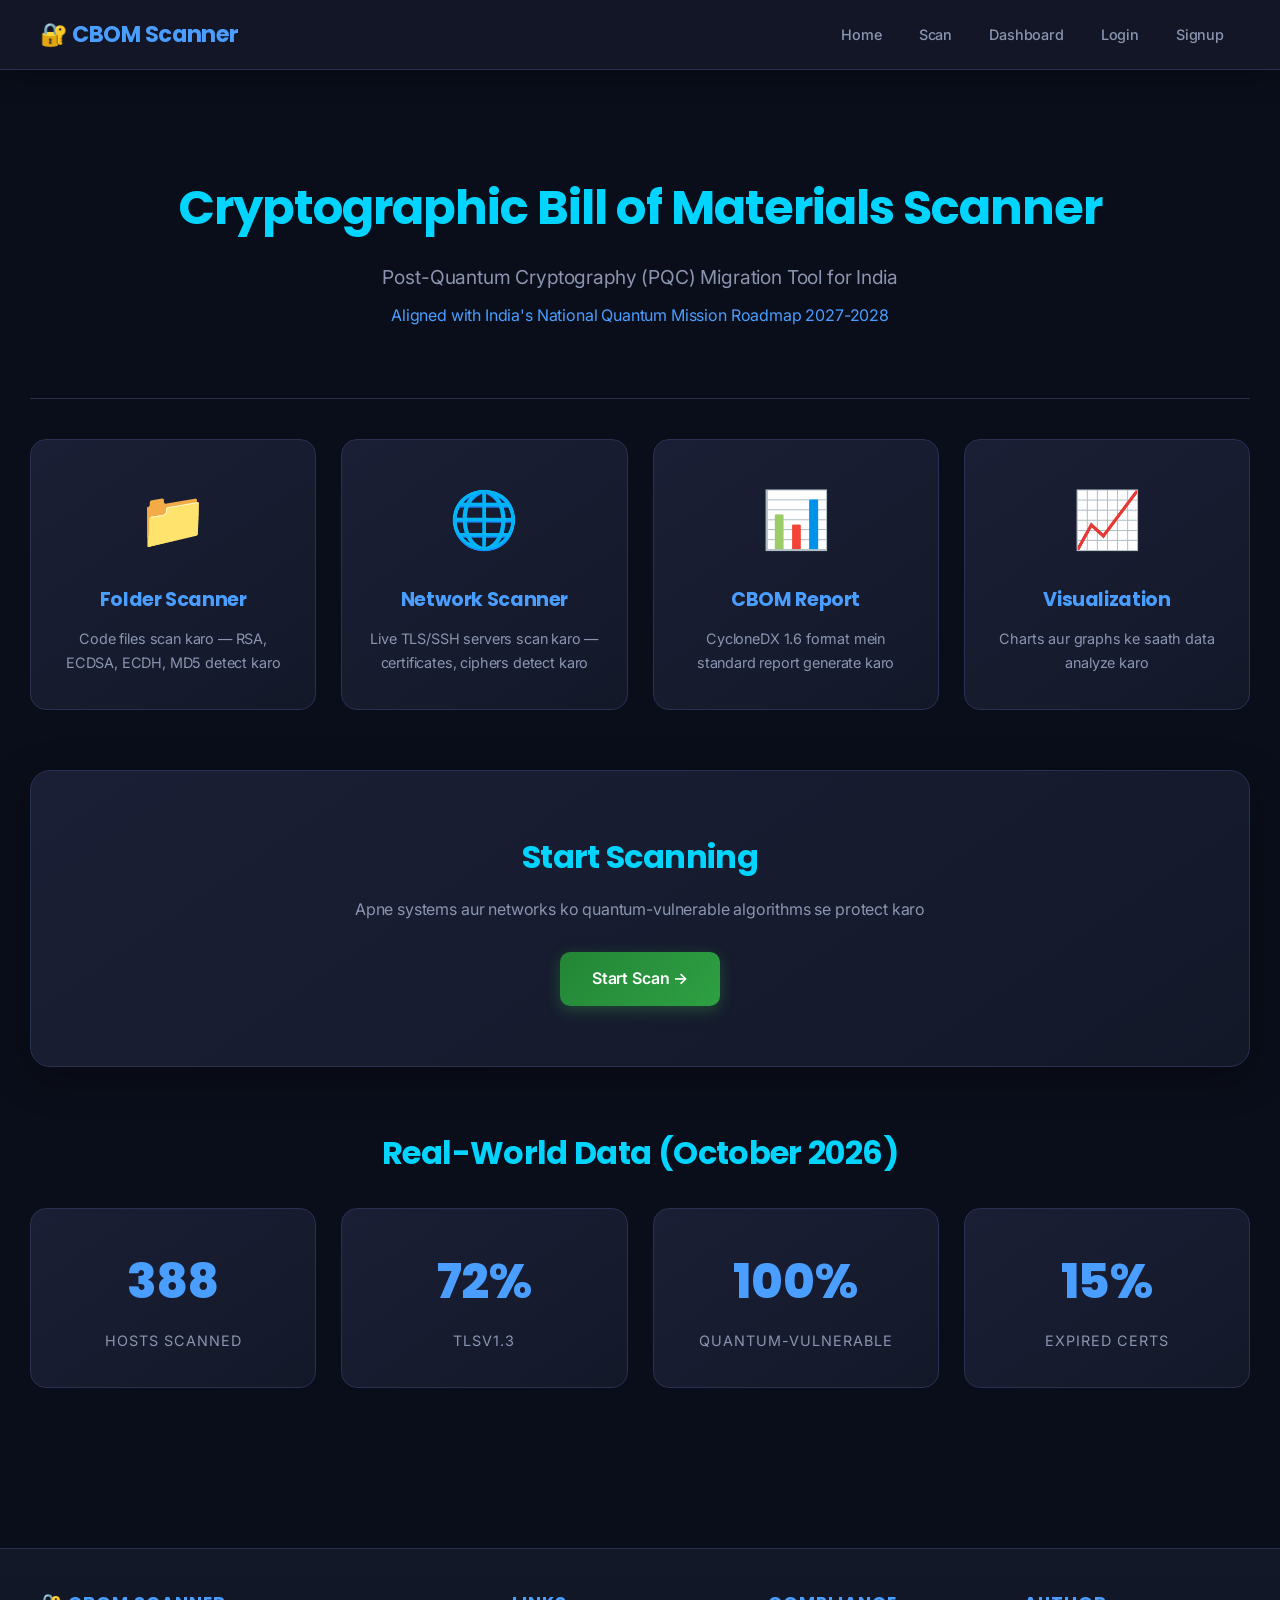
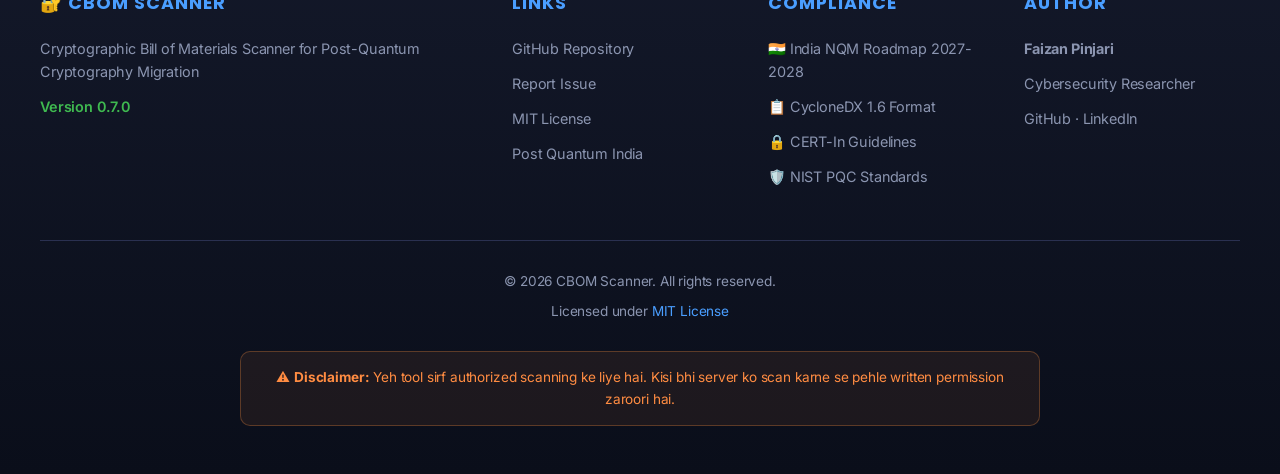
<file: web/templates/index.html>
<!DOCTYPE html>
<html lang="en">
<head>
    <meta charset="UTF-8">
    <meta name="viewport" content="width=device-width, initial-scale=1.0">
    <title>CBOM Scanner - Home</title>
    <link rel="preconnect" href="https://fonts.googleapis.com">
    <link rel="preconnect" href="https://fonts.gstatic.com" crossorigin>
    <link href="https://fonts.googleapis.com/css2?family=Inter:wght@300;400;500;600;700;800&family=Poppins:wght@500;600;700;800&display=swap" rel="stylesheet">
    <style>
        * { margin: 0; padding: 0; box-sizing: border-box; }

        body {
            font-family: 'Inter', -apple-system, BlinkMacSystemFont, 'Segoe UI', Roboto, sans-serif;
            -webkit-font-smoothing: antialiased;
            -moz-osx-font-smoothing: grayscale;
            background: #0a0e1a;
            color: #e6edf3;
            line-height: 1.6;
            min-height: 100vh;
            letter-spacing: -0.01em;
        }

        h1, h2, h3, h4, h5, h6 {
            font-family: 'Poppins', 'Inter', sans-serif;
            font-weight: 700;
            letter-spacing: -0.02em;
        }

        .navbar {
            background: rgba(19, 24, 41, 0.95);
            border-bottom: 1px solid #2a3050;
            padding: 15px 40px;
            display: flex;
            justify-content: space-between;
            align-items: center;
            position: sticky;
            top: 0;
            z-index: 100;
            box-shadow: 0 4px 30px rgba(0, 0, 0, 0.3);
        }
        .nav-brand h1 { color: #4a9eff; font-size: 1.4em; }
        .nav-links { display: flex; align-items: center; gap: 5px; }
        .nav-links a {
            color: #8b95b0;
            text-decoration: none;
            padding: 8px 16px;
            border-radius: 8px;
            transition: all 0.3s;
            font-size: 0.9em;
            font-weight: 500;
        }
        .nav-links a:hover { background: rgba(74, 158, 255, 0.1); color: #4a9eff; }

        .container { max-width: 1300px; margin: 0 auto; padding: 40px 30px; }

        .hero {
            text-align: center;
            padding: 60px 0;
            border-bottom: 1px solid #2a3050;
            margin-bottom: 40px;
        }
        .hero h1 { font-size: 3em; color: #00d4ff; margin-bottom: 15px; }
        .hero p { font-size: 1.2em; color: #8b95b0; margin-bottom: 10px; }
        .subtitle { font-size: 1em !important; color: #4a9eff !important; }

        .features-grid {
            display: grid;
            grid-template-columns: repeat(auto-fit, minmax(250px, 1fr));
            gap: 25px;
            margin-bottom: 60px;
        }
        .feature-card {
            background: linear-gradient(145deg, #1a1f35, #131829);
            border: 1px solid #2a3050;
            border-radius: 16px;
            padding: 35px 25px;
            text-align: center;
            transition: all 0.4s;
        }
        .feature-card:hover {
            transform: translateY(-10px);
            border-color: #4a9eff;
            box-shadow: 0 20px 40px rgba(0, 0, 0, 0.4), 0 0 30px rgba(74, 158, 255, 0.2);
        }
        .feature-icon { font-size: 3.5em; margin-bottom: 20px; display: inline-block; }
        .feature-card h3 { color: #4a9eff; margin-bottom: 12px; font-size: 1.2em; }
        .feature-card p { color: #8b95b0; font-size: 0.9em; }

        .cta-section {
            text-align: center;
            padding: 60px 40px;
            background: linear-gradient(145deg, #1a1f35, #131829);
            border: 1px solid #2a3050;
            border-radius: 20px;
            margin-bottom: 60px;
            box-shadow: 0 10px 40px rgba(0, 0, 0, 0.3);
        }
        .cta-section h2 { color: #00d4ff; margin-bottom: 15px; font-size: 2em; }
        .cta-section p { color: #8b95b0; margin-bottom: 30px; }

        .btn {
            display: inline-block;
            padding: 14px 32px;
            border-radius: 10px;
            text-decoration: none;
            font-weight: 600;
            cursor: pointer;
            transition: all 0.3s;
            border: none;
            font-size: 1em;
            font-family: 'Inter', sans-serif;
        }
        .btn-primary {
            background: linear-gradient(135deg, #238636, #2ea043);
            color: white;
            box-shadow: 0 4px 15px rgba(63, 185, 80, 0.3);
        }
        .btn-primary:hover { transform: translateY(-3px); box-shadow: 0 8px 25px rgba(63, 185, 80, 0.5); }

        .stats-section { text-align: center; margin-bottom: 60px; }
        .stats-section h2 { color: #00d4ff; margin-bottom: 30px; font-size: 2em; }
        .stats-grid {
            display: grid;
            grid-template-columns: repeat(auto-fit, minmax(200px, 1fr));
            gap: 25px;
        }
        .stat-card {
            background: linear-gradient(145deg, #1a1f35, #131829);
            border: 1px solid #2a3050;
            border-radius: 16px;
            padding: 35px 25px;
            transition: all 0.4s;
        }
        .stat-card:hover {
            transform: translateY(-5px);
            border-color: #4a9eff;
            box-shadow: 0 15px 35px rgba(0, 0, 0, 0.4);
        }
        .stat-value { font-size: 3em; font-weight: 800; color: #4a9eff; font-family: 'Poppins', sans-serif; }
        .stat-label { color: #8b95b0; font-size: 0.9em; margin-top: 8px; text-transform: uppercase; letter-spacing: 1px; }

        .footer {
            background: linear-gradient(180deg, #131829, #0a0e1a);
            border-top: 1px solid #2a3050;
            padding: 40px 30px;
            margin-top: 60px;
            text-align: center;
        }
        .footer-content {
            display: grid;
            grid-template-columns: 2fr 1fr 1fr 1fr;
            gap: 40px;
            max-width: 1200px;
            margin: 0 auto 40px;
            text-align: left;
        }
        .footer-section h3 {
            color: #4a9eff;
            margin-bottom: 20px;
            font-size: 1.1em;
            text-transform: uppercase;
            letter-spacing: 1px;
        }
        .footer-section p { color: #8b95b0; font-size: 0.9em; margin-bottom: 12px; }
        .footer-links { list-style: none; padding: 0; }
        .footer-links li { color: #8b95b0; font-size: 0.9em; margin-bottom: 12px; }
        .footer-links a { color: #8b95b0; text-decoration: none; transition: all 0.3s; }
        .footer-links a:hover { color: #4a9eff; }
        .footer-bottom { text-align: center; padding-top: 30px; border-top: 1px solid #2a3050; max-width: 1200px; margin: 0 auto; }
        .footer-bottom p { color: #8b95b0; font-size: 0.85em; margin-bottom: 8px; }
        .footer-bottom a { color: #4a9eff; text-decoration: none; }
        .footer-version { color: #3fb950 !important; font-weight: 600; }
        .footer-disclaimer {
            margin-top: 20px !important;
            padding: 15px 25px;
            background: rgba(240, 136, 62, 0.08);
            border: 1px solid rgba(240, 136, 62, 0.3);
            border-radius: 10px;
            color: #ff8c42 !important;
            font-size: 0.85em !important;
            display: inline-block;
            max-width: 800px;
        }

        @media (max-width: 900px) { .footer-content { grid-template-columns: 1fr 1fr; } }
        @media (max-width: 600px) {
            .navbar { flex-direction: column; gap: 15px; padding: 15px 20px; }
            .nav-links { flex-wrap: wrap; justify-content: center; }
            .container { padding: 20px 15px; }
            .hero h1 { font-size: 2em; }
            .footer-content { grid-template-columns: 1fr; text-align: center; }
        }
    </style>
</head>
<body>
    <nav class="navbar">
        <div class="nav-brand"><h1>🔐 CBOM Scanner</h1></div>
        <div class="nav-links">
            <a href="/">Home</a>
            <a href="/scan">Scan</a>
            <a href="/dashboard">Dashboard</a>
            <a href="/login">Login</a>
            <a href="/signup">Signup</a>
        </div>
    </nav>

    <div class="container">
        <header class="hero">
            <h1>Cryptographic Bill of Materials Scanner</h1>
            <p>Post-Quantum Cryptography (PQC) Migration Tool for India</p>
            <p class="subtitle">Aligned with India's National Quantum Mission Roadmap 2027-2028</p>
        </header>

        <div class="features-grid">
            <div class="feature-card"><div class="feature-icon">📁</div><h3>Folder Scanner</h3><p>Code files scan karo — RSA, ECDSA, ECDH, MD5 detect karo</p></div>
            <div class="feature-card"><div class="feature-icon">🌐</div><h3>Network Scanner</h3><p>Live TLS/SSH servers scan karo — certificates, ciphers detect karo</p></div>
            <div class="feature-card"><div class="feature-icon">📊</div><h3>CBOM Report</h3><p>CycloneDX 1.6 format mein standard report generate karo</p></div>
            <div class="feature-card"><div class="feature-icon">📈</div><h3>Visualization</h3><p>Charts aur graphs ke saath data analyze karo</p></div>
        </div>

        <div class="cta-section">
            <h2>Start Scanning</h2>
            <p>Apne systems aur networks ko quantum-vulnerable algorithms se protect karo</p>
            <a href="/scan" class="btn btn-primary">Start Scan →</a>
        </div>

        <div class="stats-section">
            <h2>Real-World Data (October 2026)</h2>
            <div class="stats-grid">
                <div class="stat-card"><div class="stat-value">388</div><div class="stat-label">Hosts Scanned</div></div>
                <div class="stat-card"><div class="stat-value">72%</div><div class="stat-label">TLSv1.3</div></div>
                <div class="stat-card"><div class="stat-value">100%</div><div class="stat-label">Quantum-Vulnerable</div></div>
                <div class="stat-card"><div class="stat-value">15%</div><div class="stat-label">Expired Certs</div></div>
            </div>
        </div>
    </div>

    <footer class="footer">
        <div class="footer-content">
            <div class="footer-section">
                <h3>🔐 CBOM Scanner</h3>
                <p>Cryptographic Bill of Materials Scanner for Post-Quantum Cryptography Migration</p>
                <p class="footer-version">Version 0.7.0</p>
            </div>
            <div class="footer-section">
                <h3>Links</h3>
                <ul class="footer-links">
                    <li><a href="https://github.com/MrFaiz143/cbom-scanner" target="_blank">GitHub Repository</a></li>
                    <li><a href="https://github.com/MrFaiz143/cbom-scanner/issues" target="_blank">Report Issue</a></li>
                    <li><a href="https://github.com/MrFaiz143/cbom-scanner/blob/main/LICENSE" target="_blank">MIT License</a></li>
                    <li><a href="https://postquantum.in" target="_blank">Post Quantum India</a></li>
                </ul>
            </div>
            <div class="footer-section">
                <h3>Compliance</h3>
                <ul class="footer-links">
                    <li>🇮🇳 India NQM Roadmap 2027-2028</li>
                    <li>📋 CycloneDX 1.6 Format</li>
                    <li>🔒 CERT-In Guidelines</li>
                    <li>🛡️ NIST PQC Standards</li>
                </ul>
            </div>
            <div class="footer-section">
                <h3>Author</h3>
                <p><strong>Faizan Pinjari</strong></p>
                <p>Cybersecurity Researcher</p>
                <p class="footer-links">
                    <a href="https://github.com/MrFaiz143" target="_blank">GitHub</a> · 
                    <a href="https://linkedin.com/in/faizanpinjari" target="_blank">LinkedIn</a>
                </p>
            </div>
        </div>
        <div class="footer-bottom">
            <p>© 2026 CBOM Scanner. All rights reserved.</p>
            <p>Licensed under <a href="https://opensource.org/licenses/MIT" target="_blank">MIT License</a></p>
            <p class="footer-disclaimer">⚠️ <strong>Disclaimer:</strong> Yeh tool sirf authorized scanning ke liye hai. Kisi bhi server ko scan karne se pehle written permission zaroori hai.</p>
        </div>
    </footer>
</body>
</html>
</file>
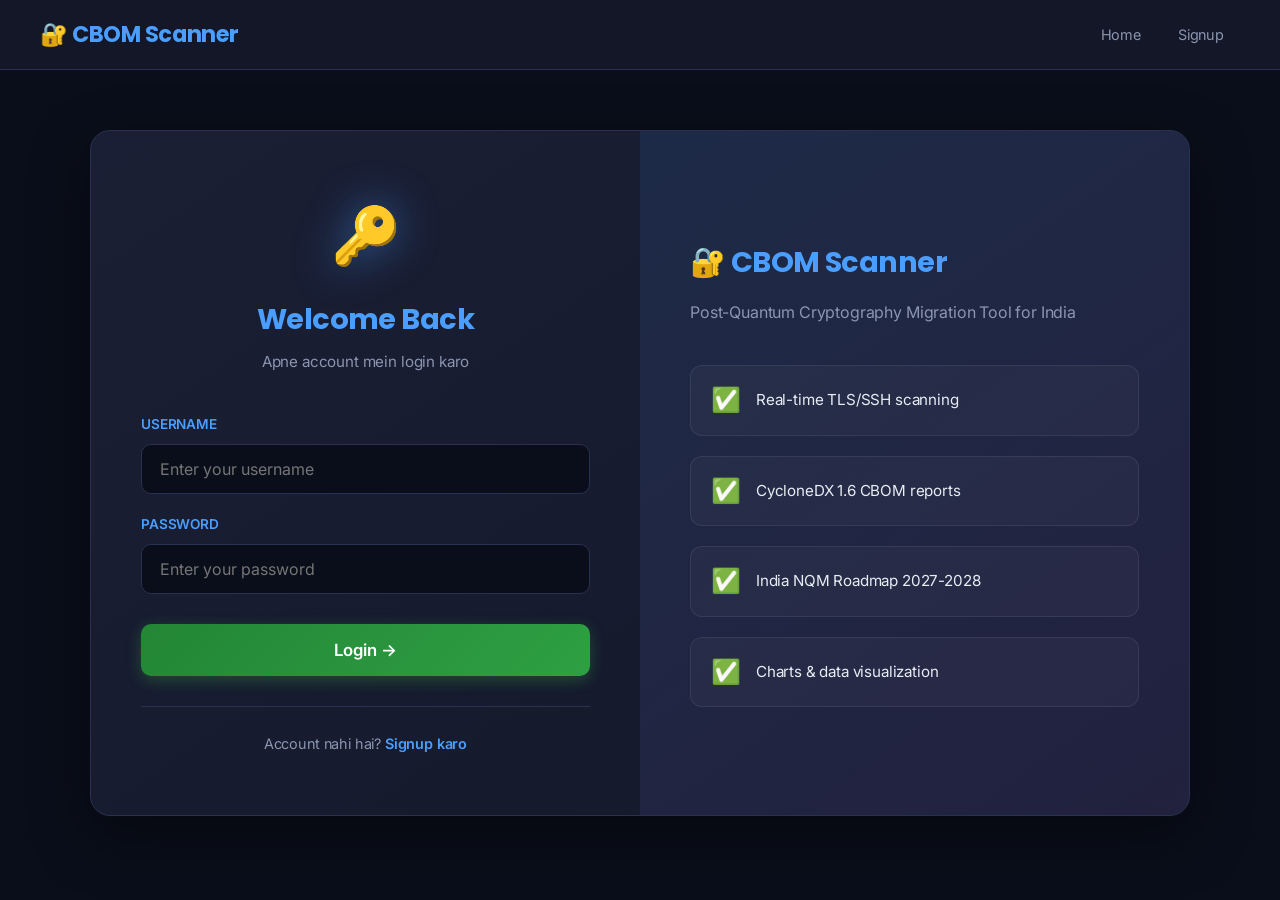
<file: web/templates/login.html>
<!DOCTYPE html>
<html lang="en">
<head>
    <meta charset="UTF-8">
    <meta name="viewport" content="width=device-width, initial-scale=1.0">
    <title>Login - CBOM Scanner</title>
    <link rel="preconnect" href="https://fonts.googleapis.com">
    <link rel="preconnect" href="https://fonts.gstatic.com" crossorigin>
    <link href="https://fonts.googleapis.com/css2?family=Inter:wght@300;400;500;600;700;800&family=Poppins:wght@500;600;700;800&display=swap" rel="stylesheet">
    <style>
        * { margin: 0; padding: 0; box-sizing: border-box; }
        body {
            font-family: 'Inter', -apple-system, BlinkMacSystemFont, 'Segoe UI', Roboto, sans-serif;
            -webkit-font-smoothing: antialiased;
            -moz-osx-font-smoothing: grayscale;
            background: #0a0e1a;
            color: #e6edf3;
            line-height: 1.6;
            min-height: 100vh;
            letter-spacing: -0.01em;
        }
        h1, h2, h3, h4, h5, h6 { font-family: 'Poppins', 'Inter', sans-serif; font-weight: 700; letter-spacing: -0.02em; }
        .navbar {
            background: rgba(19, 24, 41, 0.95);
            border-bottom: 1px solid #2a3050;
            padding: 15px 40px;
            display: flex;
            justify-content: space-between;
            align-items: center;
            position: sticky; top: 0; z-index: 100;
        }
        .nav-brand h1 { color: #4a9eff; font-size: 1.4em; }
        .nav-links { display: flex; gap: 5px; }
        .nav-links a { color: #8b95b0; text-decoration: none; padding: 8px 16px; border-radius: 8px; transition: all 0.3s; font-size: 0.9em; }
        .nav-links a:hover { background: rgba(74, 158, 255, 0.1); color: #4a9eff; }

        .auth-container {
            display: grid; grid-template-columns: 1fr 1fr; max-width: 1100px;
            margin: 60px auto; min-height: 600px;
            background: linear-gradient(145deg, #1a1f35, #131829);
            border: 1px solid #2a3050; border-radius: 20px; overflow: hidden;
            box-shadow: 0 20px 60px rgba(0, 0, 0, 0.4);
        }
        .auth-card { padding: 60px 50px; display: flex; flex-direction: column; justify-content: center; }
        .auth-header { text-align: center; margin-bottom: 40px; }
        .auth-icon { font-size: 3.5em; margin-bottom: 15px; display: inline-block; filter: drop-shadow(0 0 20px rgba(74, 158, 255, 0.5)); }
        .auth-header h1 { color: #4a9eff; font-size: 1.8em; margin-bottom: 8px; }
        .auth-header p { color: #8b95b0; font-size: 0.95em; }
        .auth-form { display: flex; flex-direction: column; gap: 20px; }
        .form-group { display: flex; flex-direction: column; gap: 8px; }
        .form-group label { color: #4a9eff; font-size: 0.85em; font-weight: 600; text-transform: uppercase; }
        .form-group input {
            padding: 14px 18px; background: #0a0e1a; border: 1px solid #2a3050;
            border-radius: 10px; color: #e6edf3; font-size: 1em; transition: all 0.3s;
            font-family: 'Inter', sans-serif;
        }
        .form-group input:focus { outline: none; border-color: #4a9eff; box-shadow: 0 0 20px rgba(74, 158, 255, 0.3); }
        .btn-auth {
            padding: 16px 24px; background: linear-gradient(135deg, #238636, #2ea043);
            color: white; border: none; border-radius: 10px; font-size: 1.05em;
            font-weight: 600; cursor: pointer; transition: all 0.3s;
            display: flex; justify-content: center; align-items: center; gap: 10px;
            margin-top: 10px; box-shadow: 0 4px 15px rgba(63, 185, 80, 0.3);
            font-family: 'Inter', sans-serif;
        }
        .btn-auth:hover { transform: translateY(-3px); box-shadow: 0 8px 25px rgba(63, 185, 80, 0.5); }
        .auth-message { padding: 12px 18px; border-radius: 10px; margin-top: 20px; text-align: center; font-size: 0.9em; }
        .auth-message.success { background: rgba(63, 185, 80, 0.1); border: 1px solid rgba(63, 185, 80, 0.3); color: #3fb950; }
        .auth-message.error { background: rgba(248, 81, 73, 0.1); border: 1px solid rgba(248, 81, 73, 0.3); color: #f85149; }
        .auth-footer { text-align: center; margin-top: 30px; padding-top: 25px; border-top: 1px solid #2a3050; }
        .auth-footer p { color: #8b95b0; font-size: 0.9em; }
        .auth-footer a { color: #4a9eff; text-decoration: none; font-weight: 600; }

        .auth-side {
            background: linear-gradient(145deg, rgba(74, 158, 255, 0.1), rgba(163, 113, 247, 0.1));
            padding: 60px 50px; display: flex; flex-direction: column; justify-content: center;
        }
        .auth-side h2 { color: #4a9eff; font-size: 1.8em; margin-bottom: 15px; }
        .auth-side > p { color: #8b95b0; font-size: 1em; margin-bottom: 40px; }
        .auth-features { display: flex; flex-direction: column; gap: 20px; }
        .auth-feature {
            display: flex; align-items: center; gap: 15px; padding: 15px 20px;
            background: rgba(255, 255, 255, 0.03); border: 1px solid rgba(255, 255, 255, 0.08);
            border-radius: 12px; transition: all 0.3s;
        }
        .auth-feature:hover { background: rgba(74, 158, 255, 0.1); border-color: rgba(74, 158, 255, 0.3); transform: translateX(8px); }
        .auth-feature span { font-size: 1.5em; }
        .auth-feature p { color: #e6edf3; font-size: 0.95em; margin: 0; }

        .hidden { display: none; }

        @media (max-width: 900px) {
            .auth-container { grid-template-columns: 1fr; margin: 30px 20px; }
            .auth-side { display: none; }
            .auth-card { padding: 40px 30px; }
        }
    </style>
</head>
<body>
    <nav class="navbar">
        <div class="nav-brand"><h1>🔐 CBOM Scanner</h1></div>
        <div class="nav-links"><a href="/">Home</a><a href="/signup">Signup</a></div>
    </nav>

    <div class="auth-container">
        <div class="auth-card">
            <div class="auth-header">
                <div class="auth-icon">🔑</div>
                <h1>Welcome Back</h1>
                <p>Apne account mein login karo</p>
            </div>
            <form id="login-form" class="auth-form">
                <div class="form-group">
                    <label for="username">Username</label>
                    <input type="text" id="username" placeholder="Enter your username" required>
                </div>
                <div class="form-group">
                    <label for="password">Password</label>
                    <input type="password" id="password" placeholder="Enter your password" required>
                </div>
                <button type="submit" class="btn-auth">Login →</button>
            </form>
            <div id="error-message" class="auth-message hidden"></div>
            <div class="auth-footer"><p>Account nahi hai? <a href="/signup">Signup karo</a></p></div>
        </div>
        <div class="auth-side">
            <h2>🔐 CBOM Scanner</h2>
            <p>Post-Quantum Cryptography Migration Tool for India</p>
            <div class="auth-features">
                <div class="auth-feature"><span>✅</span><p>Real-time TLS/SSH scanning</p></div>
                <div class="auth-feature"><span>✅</span><p>CycloneDX 1.6 CBOM reports</p></div>
                <div class="auth-feature"><span>✅</span><p>India NQM Roadmap 2027-2028</p></div>
                <div class="auth-feature"><span>✅</span><p>Charts & data visualization</p></div>
            </div>
        </div>
    </div>

    <script>
        document.getElementById('login-form').addEventListener('submit', async (e) => {
            e.preventDefault();
            const username = document.getElementById('username').value;
            const password = document.getElementById('password').value;
            const msgDiv = document.getElementById('error-message');
            msgDiv.classList.add('hidden');
            const formData = new FormData();
            formData.append('username', username);
            formData.append('password', password);
            try {
                const response = await fetch('/api/auth/login', { method: 'POST', body: formData });
                const data = await response.json();
                if (data.success) {
                    msgDiv.className = 'auth-message success';
                    msgDiv.textContent = '✅ Login successful! Redirecting...';
                    setTimeout(() => window.location.href = '/dashboard', 1000);
                } else {
                    msgDiv.className = 'auth-message error';
                    msgDiv.textContent = '❌ ' + data.error;
                }
            } catch (error) {
                msgDiv.className = 'auth-message error';
                msgDiv.textContent = '❌ Error: ' + error.message;
            }
        });
    </script>
</body>
</html>
</file>
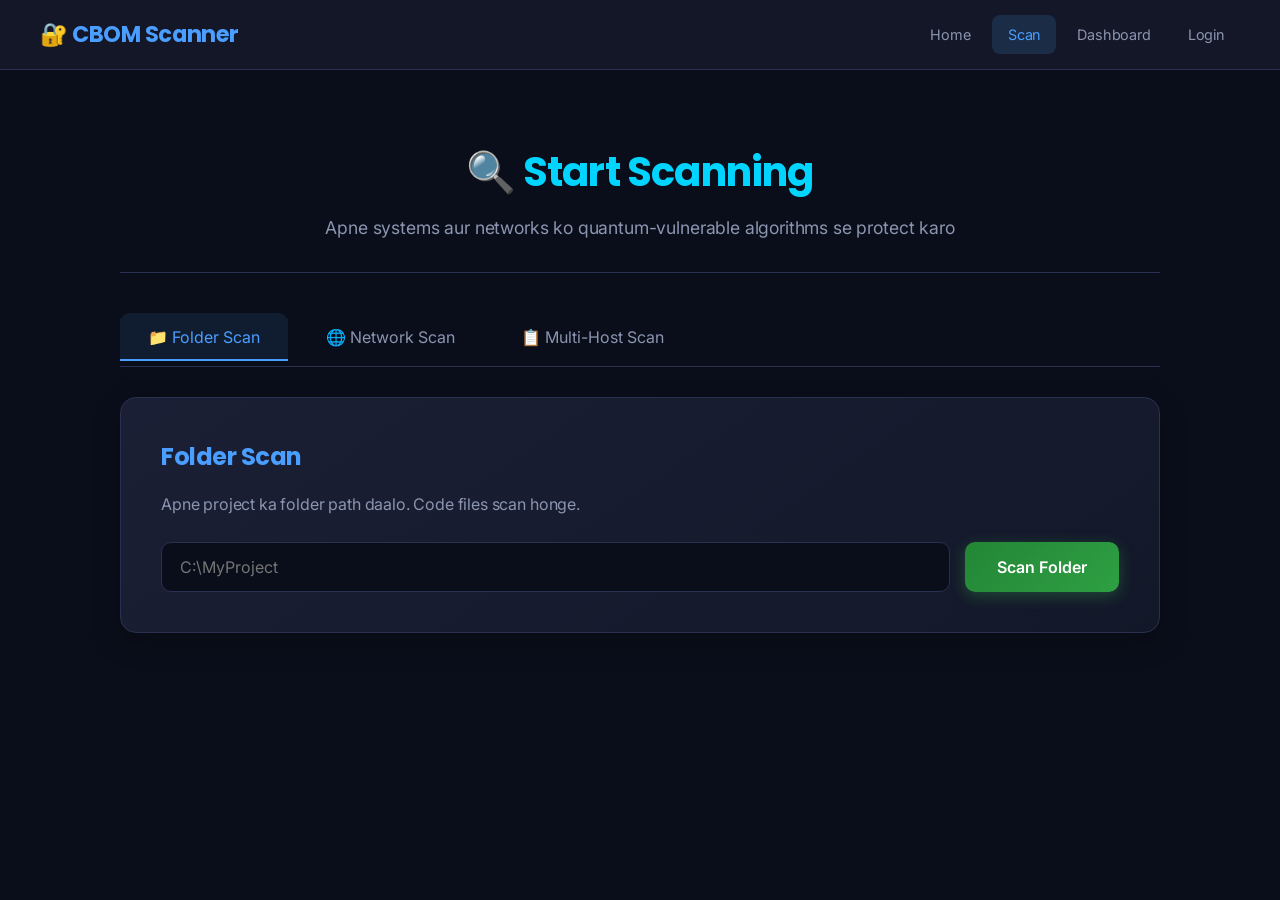
<file: web/templates/scan.html>
<!DOCTYPE html>
<html lang="en">
<head>
    <meta charset="UTF-8">
    <meta name="viewport" content="width=device-width, initial-scale=1.0">
    <title>Scan - CBOM Scanner</title>
    <link rel="preconnect" href="https://fonts.googleapis.com">
    <link rel="preconnect" href="https://fonts.gstatic.com" crossorigin>
    <link href="https://fonts.googleapis.com/css2?family=Inter:wght@300;400;500;600;700;800&family=Poppins:wght@500;600;700;800&display=swap" rel="stylesheet">
    <style>
        * { margin: 0; padding: 0; box-sizing: border-box; }
        body {
            font-family: 'Inter', -apple-system, BlinkMacSystemFont, 'Segoe UI', Roboto, sans-serif;
            -webkit-font-smoothing: antialiased; -moz-osx-font-smoothing: grayscale;
            background: #0a0e1a; color: #e6edf3; line-height: 1.6; min-height: 100vh;
            letter-spacing: -0.01em;
        }
        h1, h2, h3, h4, h5, h6 { font-family: 'Poppins', 'Inter', sans-serif; font-weight: 700; letter-spacing: -0.02em; }
        .navbar {
            background: rgba(19, 24, 41, 0.95); border-bottom: 1px solid #2a3050;
            padding: 15px 40px; display: flex; justify-content: space-between; align-items: center;
            position: sticky; top: 0; z-index: 100;
        }
        .nav-brand h1 { color: #4a9eff; font-size: 1.4em; }
        .nav-links { display: flex; gap: 5px; }
        .nav-links a { color: #8b95b0; text-decoration: none; padding: 8px 16px; border-radius: 8px; transition: all 0.3s; font-size: 0.9em; }
        .nav-links a:hover { background: rgba(74, 158, 255, 0.1); color: #4a9eff; }
        .nav-links a.active { background: rgba(74, 158, 255, 0.15); color: #4a9eff; }

        .container { max-width: 1100px; margin: 0 auto; padding: 40px 30px; }
        .page-header { text-align: center; padding: 30px 0; border-bottom: 1px solid #2a3050; margin-bottom: 40px; }
        .page-header h1 { font-size: 2.5em; color: #00d4ff; margin-bottom: 10px; }
        .page-header p { color: #8b95b0; font-size: 1.1em; }

        .tabs { display: flex; gap: 10px; margin-bottom: 30px; border-bottom: 1px solid #2a3050; padding-bottom: 5px; }
        .tab {
            padding: 14px 28px; background: transparent; border: none; color: #8b95b0;
            cursor: pointer; font-size: 1em; border-radius: 10px 10px 0 0; transition: all 0.3s;
            font-family: 'Inter', sans-serif;
        }
        .tab:hover { color: #4a9eff; background: rgba(74, 158, 255, 0.05); }
        .tab.active { color: #4a9eff; background: rgba(74, 158, 255, 0.1); box-shadow: 0 -2px 0 #4a9eff inset; }

        .tab-content {
            display: none; background: linear-gradient(145deg, #1a1f35, #131829);
            border: 1px solid #2a3050; border-radius: 16px; padding: 40px;
            box-shadow: 0 10px 30px rgba(0, 0, 0, 0.2);
        }
        .tab-content.active { display: block; }
        .tab-content h2 { color: #4a9eff; margin-bottom: 15px; }
        .tab-content p { color: #8b95b0; margin-bottom: 25px; }

        form { display: flex; gap: 15px; flex-wrap: wrap; }
        input[type="text"], input[type="file"], select {
            flex: 1; min-width: 200px; padding: 14px 18px;
            background: #0a0e1a; border: 1px solid #2a3050; border-radius: 10px;
            color: #e6edf3; font-size: 1em; transition: all 0.3s;
            font-family: 'Inter', sans-serif;
        }
        input:focus, select:focus { outline: none; border-color: #4a9eff; box-shadow: 0 0 20px rgba(74, 158, 255, 0.3); }

        .btn {
            display: inline-block; padding: 14px 32px; border-radius: 10px;
            text-decoration: none; font-weight: 600; cursor: pointer; transition: all 0.3s;
            border: none; font-size: 1em; font-family: 'Inter', sans-serif;
        }
        .btn-primary {
            background: linear-gradient(135deg, #238636, #2ea043);
            color: white; box-shadow: 0 4px 15px rgba(63, 185, 80, 0.3);
        }
        .btn-primary:hover { transform: translateY(-3px); box-shadow: 0 8px 25px rgba(63, 185, 80, 0.5); }

        .loading { text-align: center; padding: 60px 0; display: none; }
        .loading.active { display: block; }
        .spinner {
            width: 60px; height: 60px; border: 4px solid #2a3050;
            border-top-color: #4a9eff; border-radius: 50%;
            animation: spin 1s linear infinite; margin: 0 auto 20px;
        }
        @keyframes spin { to { transform: rotate(360deg); } }

        .results { margin-top: 30px; display: none; }
        .results.active { display: block; }
        .result-card {
            background: linear-gradient(145deg, #1a1f35, #131829);
            border: 1px solid #2a3050; border-radius: 16px; padding: 25px; margin-bottom: 20px;
        }
        .result-card h3 { color: #4a9eff; margin-bottom: 15px; }
        .finding {
            padding: 15px; border-left: 4px solid #f85149;
            background: rgba(248, 81, 73, 0.05); margin-bottom: 12px; border-radius: 8px;
        }
        .finding.medium { border-left-color: #ff8c42; background: rgba(255, 140, 66, 0.05); }
        .finding.low { border-left-color: #3fb950; background: rgba(63, 185, 80, 0.05); }

        @media (max-width: 600px) {
            .navbar { flex-direction: column; gap: 15px; padding: 15px 20px; }
            .nav-links { flex-wrap: wrap; justify-content: center; }
            .container { padding: 20px 15px; }
            .tabs { flex-direction: column; }
        }
    </style>
</head>
<body>
    <nav class="navbar">
        <div class="nav-brand"><h1>🔐 CBOM Scanner</h1></div>
        <div class="nav-links">
            <a href="/">Home</a>
            <a href="/scan" class="active">Scan</a>
            <a href="/dashboard">Dashboard</a>
            <a href="/login">Login</a>
        </div>
    </nav>

    <div class="container">
        <div class="page-header">
            <h1>🔍 Start Scanning</h1>
            <p>Apne systems aur networks ko quantum-vulnerable algorithms se protect karo</p>
        </div>

        <div class="tabs">
            <button class="tab active" onclick="showTab('folder', event)">📁 Folder Scan</button>
            <button class="tab" onclick="showTab('network', event)">🌐 Network Scan</button>
            <button class="tab" onclick="showTab('multi', event)">📋 Multi-Host Scan</button>
        </div>

        <div id="folder-tab" class="tab-content active">
            <h2>Folder Scan</h2>
            <p>Apne project ka folder path daalo. Code files scan honge.</p>
            <form id="folder-form">
                <input type="text" id="folder-path" placeholder="C:\MyProject" required>
                <button type="submit" class="btn btn-primary">Scan Folder</button>
            </form>
        </div>

        <div id="network-tab" class="tab-content">
            <h2>Network Scan</h2>
            <p>Hostname ya IP daalo. TLS/SSH servers scan honge.</p>
            <form id="network-form">
                <input type="text" id="network-host" placeholder="google.com" required>
                <select id="port-option">
                    <option value="quick">Quick Scan (7 ports)</option>
                    <option value="standard">Standard Scan (1-1024)</option>
                    <option value="full">Full Scan (all ports)</option>
                </select>
                <button type="submit" class="btn btn-primary">Scan Network</button>
            </form>
        </div>

        <div id="multi-tab" class="tab-content">
            <h2>Multi-Host Scan</h2>
            <p>hosts.txt file upload karo. Multiple hosts scan honge.</p>
            <form id="multi-form">
                <input type="file" id="hosts-file" accept=".txt" required>
                <button type="submit" class="btn btn-primary">Upload & Scan</button>
            </form>
        </div>

        <div id="loading" class="loading">
            <div class="spinner"></div>
            <p>Scanning... Please wait...</p>
        </div>

        <div id="results" class="results">
            <h2 style="color: #00d4ff; margin-bottom: 20px;">Scan Results</h2>
            <div id="results-content"></div>
        </div>
    </div>

    <script>
        // ============================================================
        // CSRF TOKEN HELPER
        // ============================================================
        function getCsrfToken() {
            const match = document.cookie.match(/csrf_token=([^;]+)/);
            return match ? match[1] : '';
        }

        function showTab(tabName, event) {
            document.querySelectorAll('.tab').forEach(t => t.classList.remove('active'));
            document.querySelectorAll('.tab-content').forEach(c => c.classList.remove('active'));
            event.target.classList.add('active');
            document.getElementById(tabName + '-tab').classList.add('active');
        }

        function showLoading() {
            document.getElementById('loading').classList.add('active');
            document.getElementById('results').classList.remove('active');
        }

        function hideLoading() {
            document.getElementById('loading').classList.remove('active');
        }

        function showResults(html) {
            document.getElementById('results-content').innerHTML = html;
            document.getElementById('results').classList.add('active');
        }

        // ============================================================
        // FOLDER SCAN
        // ============================================================
        document.getElementById('folder-form')?.addEventListener('submit', async (e) => {
            e.preventDefault();
            const folderPath = document.getElementById('folder-path').value;
            showLoading();

            try {
                const formData = new FormData();
                formData.append('folder_path', folderPath);

                const response = await fetch('/api/scan/folder', {
                    method: 'POST',
                    headers: {
                        'X-CSRF-Token': getCsrfToken()
                    },
                    body: formData
                });

                const data = await response.json();
                hideLoading();

                if (data.error) {
                    showResults(`<div class="result-card"><h3>❌ Error</h3><p>${data.error}</p></div>`);
                    return;
                }

                let html = `<div class="result-card"><h3>📁 Folder Scan Results</h3>
                    <p><strong>Folder:</strong> ${data.folder}</p>
                    <p><strong>Files Scanned:</strong> ${data.files_scanned}</p>
                    <p><strong>Total Findings:</strong> ${data.total_findings}</p></div>`;

                if (data.findings && data.findings.length > 0) {
                    html += '<div class="result-card"><h3>🔍 Findings</h3>';
                    data.findings.forEach(f => {
                        const cls = f.risk === 'HIGH' ? '' : f.risk === 'MEDIUM' ? 'medium' : 'low';
                        html += `<div class="finding ${cls}"><strong>${f.algorithm}</strong> — ${f.risk}<br><small>${f.file}:${f.line}</small><br><small>${f.reason}</small></div>`;
                    });
                    html += '</div>';
                }
                showResults(html);
            } catch (error) {
                hideLoading();
                showResults(`<div class="result-card"><h3>❌ Error</h3><p>${error.message}</p></div>`);
            }
        });

        // ============================================================
        // NETWORK SCAN
        // ============================================================
        document.getElementById('network-form')?.addEventListener('submit', async (e) => {
            e.preventDefault();
            const host = document.getElementById('network-host').value;
            const portOption = document.getElementById('port-option').value;
            showLoading();

            try {
                const formData = new FormData();
                formData.append('host', host);
                formData.append('port_option', portOption);

                const response = await fetch('/api/scan/network', {
                    method: 'POST',
                    headers: {
                        'X-CSRF-Token': getCsrfToken()
                    },
                    body: formData
                });

                const data = await response.json();
                hideLoading();

                if (data.error) {
                    showResults(`<div class="result-card"><h3>❌ Error</h3><p>${data.error}</p></div>`);
                    return;
                }

                let html = `<div class="result-card"><h3>🌐 Network Scan Results</h3>
                    <p><strong>Host:</strong> ${data.host}</p>
                    <p><strong>Open Ports:</strong> ${(data.open_ports || []).join(', ')}</p>
                    <p><strong>Total Findings:</strong> ${data.total_findings}</p></div>`;

                if (data.services) {
                    data.services.forEach(service => {
                        html += `<div class="result-card"><h3>📡 ${service.protocol} on ${service.target}</h3>
                            <p><strong>TLS Version:</strong> ${service.tls_version || 'N/A'}</p>
                            <p><strong>Cipher Suite:</strong> ${service.cipher_suite ? service.cipher_suite[0] : 'N/A'}</p>`;

                        if (service.certificate) {
                            const cert = service.certificate;
                            html += `<h4>Certificate Details:</h4>
                                <p><strong>Subject:</strong> ${cert.subject?.CN || 'N/A'}</p>
                                <p><strong>Issuer:</strong> ${cert.issuer?.CN || 'N/A'}</p>
                                <p><strong>Valid Until:</strong> ${cert.not_after || 'N/A'}</p>`;
                        }

                        if (service.findings) {
                            html += '<h4>Findings:</h4>';
                            service.findings.forEach(f => {
                                const cls = f.risk === 'HIGH' ? '' : f.risk === 'MEDIUM' ? 'medium' : 'low';
                                html += `<div class="finding ${cls}"><strong>${f.algorithm}</strong> — ${f.risk}<br><small>${f.reason}</small></div>`;
                            });
                        }
                        html += '</div>';
                    });
                }
                showResults(html);
            } catch (error) {
                hideLoading();
                showResults(`<div class="result-card"><h3>❌ Error</h3><p>${error.message}</p></div>`);
            }
        });

        // ============================================================
        // MULTI-HOST SCAN
        // ============================================================
        document.getElementById('multi-form')?.addEventListener('submit', async (e) => {
            e.preventDefault();
            const fileInput = document.getElementById('hosts-file');
            if (!fileInput.files.length) return;
            showLoading();

            try {
                const formData = new FormData();
                formData.append('file', fileInput.files[0]);

                const response = await fetch('/api/scan/multi', {
                    method: 'POST',
                    headers: {
                        'X-CSRF-Token': getCsrfToken()
                    },
                    body: formData
                });

                const data = await response.json();
                hideLoading();

                if (data.error) {
                    showResults(`<div class="result-card"><h3>❌ Error</h3><p>${data.error}</p></div>`);
                    return;
                }

                let html = `<div class="result-card"><h3>📋 Multi-Host Scan Results</h3><p><strong>Total Hosts:</strong> ${data.total_hosts}</p></div>`;

                data.results.forEach(result => {
                    html += `<div class="result-card"><h3>${result.host}</h3>`;
                    if (result.error) {
                        html += `<p>❌ ${result.error}</p>`;
                    } else {
                        html += `<p><strong>Open Ports:</strong> ${(result.open_ports || []).join(', ')}</p><p><strong>Services:</strong> ${(result.services || []).length}</p>`;
                    }
                    html += '</div>';
                });
                showResults(html);
            } catch (error) {
                hideLoading();
                showResults(`<div class="result-card"><h3>❌ Error</h3><p>${error.message}</p></div>`);
            }
        });
    </script>
</body>
</html>
</file>
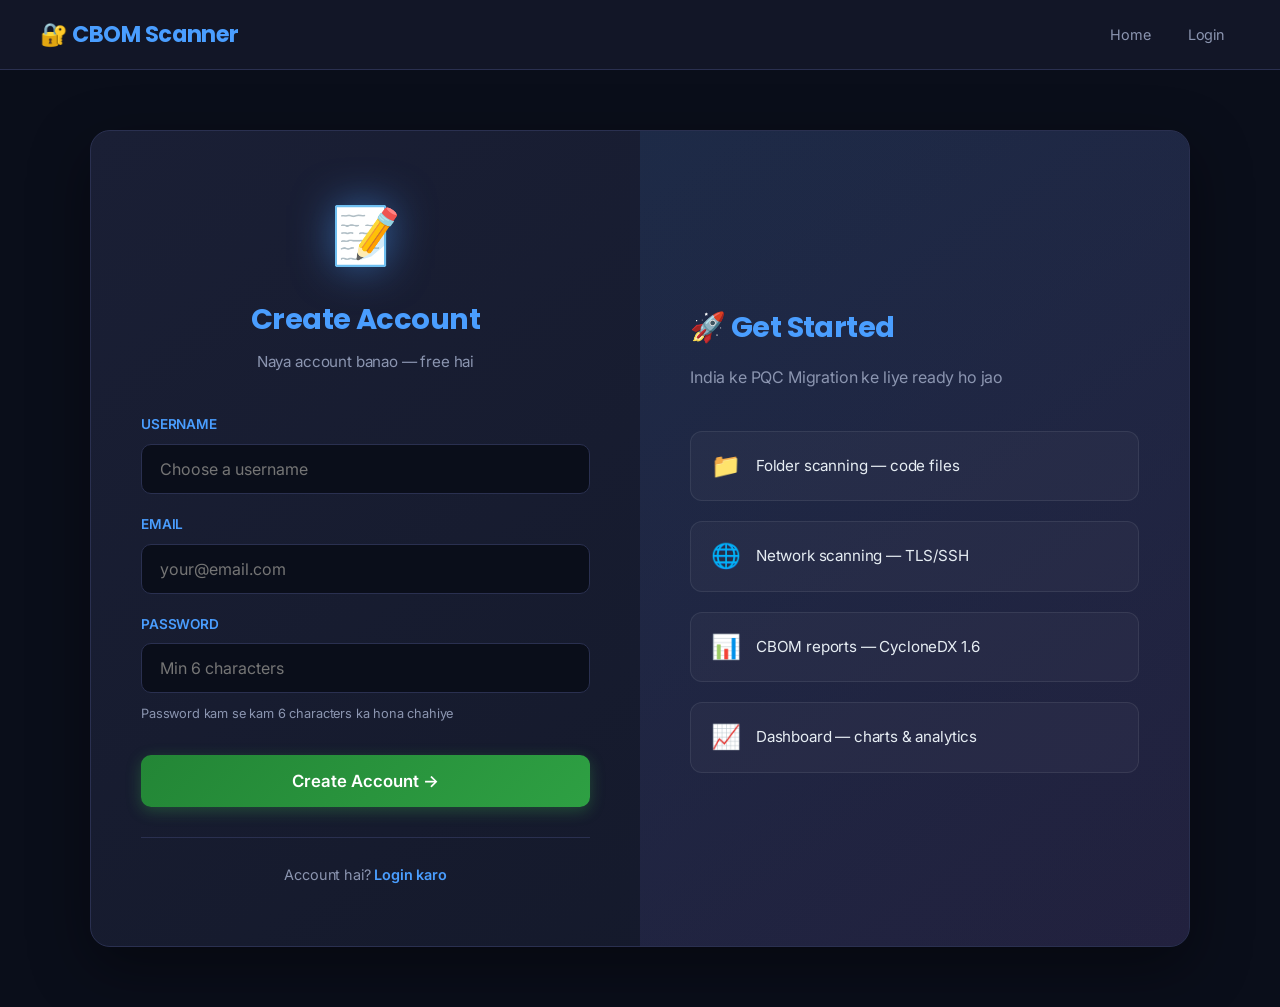
<file: web/templates/signup.html>
<!DOCTYPE html>
<html lang="en">
<head>
    <meta charset="UTF-8">
    <meta name="viewport" content="width=device-width, initial-scale=1.0">
    <title>Signup - CBOM Scanner</title>
    <link rel="preconnect" href="https://fonts.googleapis.com">
    <link rel="preconnect" href="https://fonts.gstatic.com" crossorigin>
    <link href="https://fonts.googleapis.com/css2?family=Inter:wght@300;400;500;600;700;800&family=Poppins:wght@500;600;700;800&display=swap" rel="stylesheet">
    <style>
        * { margin: 0; padding: 0; box-sizing: border-box; }
        body {
            font-family: 'Inter', -apple-system, BlinkMacSystemFont, 'Segoe UI', Roboto, sans-serif;
            -webkit-font-smoothing: antialiased;
            -moz-osx-font-smoothing: grayscale;
            background: #0a0e1a; color: #e6edf3; line-height: 1.6; min-height: 100vh;
            letter-spacing: -0.01em;
        }
        h1, h2, h3, h4, h5, h6 { font-family: 'Poppins', 'Inter', sans-serif; font-weight: 700; letter-spacing: -0.02em; }
        .navbar {
            background: rgba(19, 24, 41, 0.95); border-bottom: 1px solid #2a3050;
            padding: 15px 40px; display: flex; justify-content: space-between; align-items: center;
            position: sticky; top: 0; z-index: 100;
        }
        .nav-brand h1 { color: #4a9eff; font-size: 1.4em; }
        .nav-links { display: flex; gap: 5px; }
        .nav-links a { color: #8b95b0; text-decoration: none; padding: 8px 16px; border-radius: 8px; transition: all 0.3s; font-size: 0.9em; }
        .nav-links a:hover { background: rgba(74, 158, 255, 0.1); color: #4a9eff; }

        .auth-container {
            display: grid; grid-template-columns: 1fr 1fr; max-width: 1100px;
            margin: 60px auto; min-height: 600px;
            background: linear-gradient(145deg, #1a1f35, #131829);
            border: 1px solid #2a3050; border-radius: 20px; overflow: hidden;
            box-shadow: 0 20px 60px rgba(0, 0, 0, 0.4);
        }
        .auth-card { padding: 60px 50px; display: flex; flex-direction: column; justify-content: center; }
        .auth-header { text-align: center; margin-bottom: 40px; }
        .auth-icon { font-size: 3.5em; margin-bottom: 15px; display: inline-block; filter: drop-shadow(0 0 20px rgba(74, 158, 255, 0.5)); }
        .auth-header h1 { color: #4a9eff; font-size: 1.8em; margin-bottom: 8px; }
        .auth-header p { color: #8b95b0; font-size: 0.95em; }
        .auth-form { display: flex; flex-direction: column; gap: 20px; }
        .form-group { display: flex; flex-direction: column; gap: 8px; }
        .form-group label { color: #4a9eff; font-size: 0.85em; font-weight: 600; text-transform: uppercase; }
        .form-group input {
            padding: 14px 18px; background: #0a0e1a; border: 1px solid #2a3050;
            border-radius: 10px; color: #e6edf3; font-size: 1em; transition: all 0.3s;
            font-family: 'Inter', sans-serif;
        }
        .form-group input:focus { outline: none; border-color: #4a9eff; box-shadow: 0 0 20px rgba(74, 158, 255, 0.3); }
        .form-hint { color: #8b95b0; font-size: 0.8em; margin-top: 3px; }
        .btn-auth {
            padding: 16px 24px; background: linear-gradient(135deg, #238636, #2ea043);
            color: white; border: none; border-radius: 10px; font-size: 1.05em;
            font-weight: 600; cursor: pointer; transition: all 0.3s;
            display: flex; justify-content: center; align-items: center; gap: 10px;
            margin-top: 10px; box-shadow: 0 4px 15px rgba(63, 185, 80, 0.3);
            font-family: 'Inter', sans-serif;
        }
        .btn-auth:hover { transform: translateY(-3px); box-shadow: 0 8px 25px rgba(63, 185, 80, 0.5); }
        .auth-message { padding: 12px 18px; border-radius: 10px; margin-top: 20px; text-align: center; font-size: 0.9em; }
        .auth-message.success { background: rgba(63, 185, 80, 0.1); border: 1px solid rgba(63, 185, 80, 0.3); color: #3fb950; }
        .auth-message.error { background: rgba(248, 81, 73, 0.1); border: 1px solid rgba(248, 81, 73, 0.3); color: #f85149; }
        .auth-footer { text-align: center; margin-top: 30px; padding-top: 25px; border-top: 1px solid #2a3050; }
        .auth-footer p { color: #8b95b0; font-size: 0.9em; }
        .auth-footer a { color: #4a9eff; text-decoration: none; font-weight: 600; }

        .auth-side {
            background: linear-gradient(145deg, rgba(74, 158, 255, 0.1), rgba(163, 113, 247, 0.1));
            padding: 60px 50px; display: flex; flex-direction: column; justify-content: center;
        }
        .auth-side h2 { color: #4a9eff; font-size: 1.8em; margin-bottom: 15px; }
        .auth-side > p { color: #8b95b0; font-size: 1em; margin-bottom: 40px; }
        .auth-features { display: flex; flex-direction: column; gap: 20px; }
        .auth-feature {
            display: flex; align-items: center; gap: 15px; padding: 15px 20px;
            background: rgba(255, 255, 255, 0.03); border: 1px solid rgba(255, 255, 255, 0.08);
            border-radius: 12px; transition: all 0.3s;
        }
        .auth-feature:hover { background: rgba(74, 158, 255, 0.1); border-color: rgba(74, 158, 255, 0.3); transform: translateX(8px); }
        .auth-feature span { font-size: 1.5em; }
        .auth-feature p { color: #e6edf3; font-size: 0.95em; margin: 0; }
        .hidden { display: none; }

        @media (max-width: 900px) {
            .auth-container { grid-template-columns: 1fr; margin: 30px 20px; }
            .auth-side { display: none; }
            .auth-card { padding: 40px 30px; }
        }
    </style>
</head>
<body>
    <nav class="navbar">
        <div class="nav-brand"><h1>🔐 CBOM Scanner</h1></div>
        <div class="nav-links"><a href="/">Home</a><a href="/login">Login</a></div>
    </nav>

    <div class="auth-container">
        <div class="auth-card">
            <div class="auth-header">
                <div class="auth-icon">📝</div>
                <h1>Create Account</h1>
                <p>Naya account banao — free hai</p>
            </div>
            <form id="signup-form" class="auth-form">
                <div class="form-group">
                    <label for="username">Username</label>
                    <input type="text" id="username" placeholder="Choose a username" required>
                </div>
                <div class="form-group">
                    <label for="email">Email</label>
                    <input type="email" id="email" placeholder="your@email.com" required>
                </div>
                <div class="form-group">
                    <label for="password">Password</label>
                    <input type="password" id="password" placeholder="Min 6 characters" required>
                    <small class="form-hint">Password kam se kam 6 characters ka hona chahiye</small>
                </div>
                <button type="submit" class="btn-auth">Create Account →</button>
            </form>
            <div id="message" class="auth-message hidden"></div>
            <div class="auth-footer"><p>Account hai? <a href="/login">Login karo</a></p></div>
        </div>
        <div class="auth-side">
            <h2>🚀 Get Started</h2>
            <p>India ke PQC Migration ke liye ready ho jao</p>
            <div class="auth-features">
                <div class="auth-feature"><span>📁</span><p>Folder scanning — code files</p></div>
                <div class="auth-feature"><span>🌐</span><p>Network scanning — TLS/SSH</p></div>
                <div class="auth-feature"><span>📊</span><p>CBOM reports — CycloneDX 1.6</p></div>
                <div class="auth-feature"><span>📈</span><p>Dashboard — charts & analytics</p></div>
            </div>
        </div>
    </div>

    <script>
        document.getElementById('signup-form').addEventListener('submit', async (e) => {
            e.preventDefault();
            const username = document.getElementById('username').value;
            const email = document.getElementById('email').value;
            const password = document.getElementById('password').value;
            const msgDiv = document.getElementById('message');
            msgDiv.classList.add('hidden');
            if (password.length < 6) {
                msgDiv.className = 'auth-message error';
                msgDiv.textContent = '❌ Password must be at least 6 characters';
                return;
            }
            const formData = new FormData();
            formData.append('username', username);
            formData.append('email', email);
            formData.append('password', password);
            try {
                const response = await fetch('/api/auth/signup', { method: 'POST', body: formData });
                const data = await response.json();
                if (data.success) {
                    msgDiv.className = 'auth-message success';
                    msgDiv.textContent = '✅ Account created! Redirecting...';
                    setTimeout(() => window.location.href = '/login', 1500);
                } else {
                    msgDiv.className = 'auth-message error';
                    msgDiv.textContent = '❌ ' + data.error;
                }
            } catch (error) {
                msgDiv.className = 'auth-message error';
                msgDiv.textContent = '❌ Error: ' + error.message;
            }
        });
    </script>
</body>
</html>
</file>
